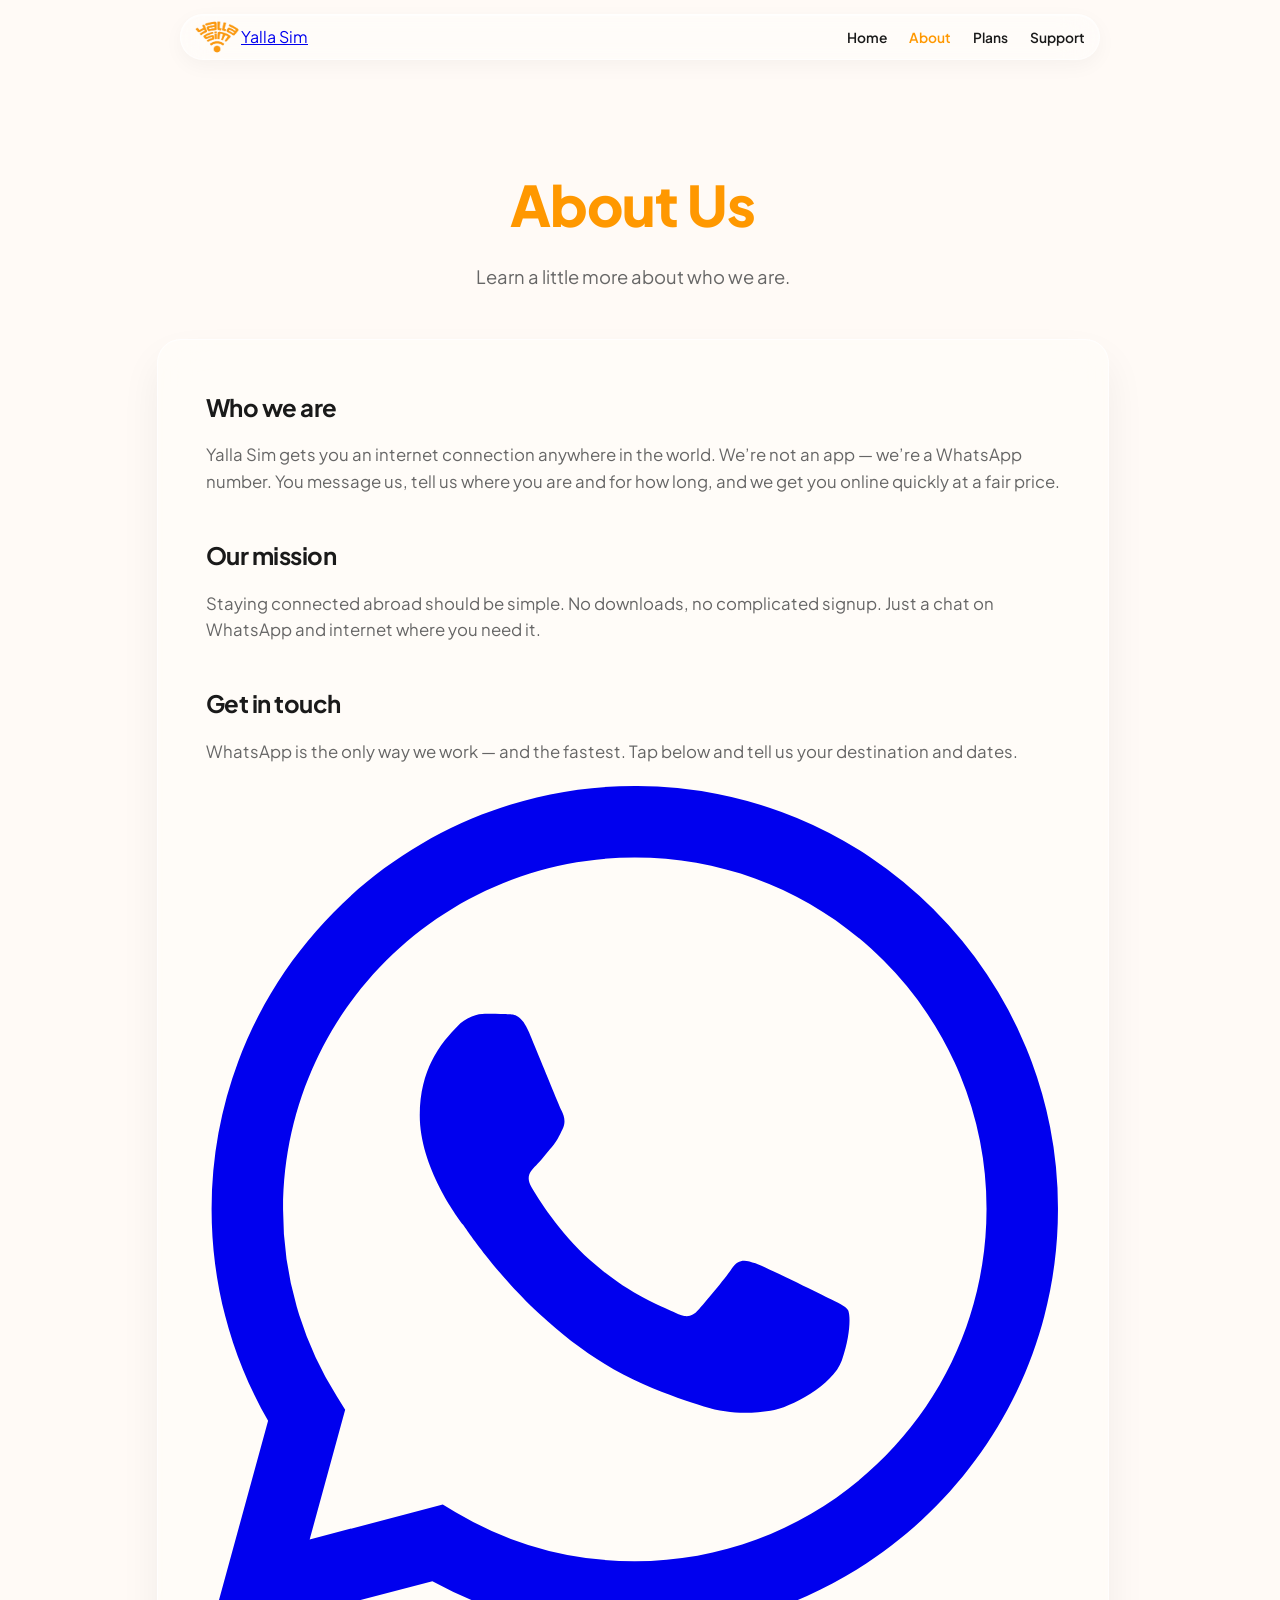
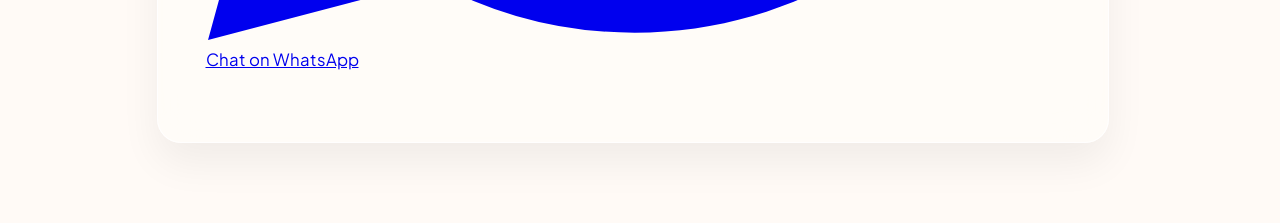
<file: about.html>
<!DOCTYPE html>
<html lang="en">
<head>
  <meta charset="UTF-8">
  <meta name="viewport" content="width=device-width, initial-scale=1.0">
  <title>About — Yalla Sim</title>
  <link rel="preconnect" href="https://fonts.googleapis.com">
  <link rel="preconnect" href="https://fonts.gstatic.com" crossorigin>
  <link href="https://fonts.googleapis.com/css2?family=Playfair+Display:wght@500;600;700&family=Plus+Jakarta+Sans:wght@400;500;600;700&display=swap" rel="stylesheet">
  <link rel="stylesheet" href="css/style.css?v=plans1">
</head>
<body>

  <div id="page" class="page visible">
    <div class="nav-wrapper">
      <nav class="nav">
        <a href="index.html" class="nav__brand">
          <img src="assets/logo-nav.png?v=2" alt="Yalla Sim" class="nav__logo">
          Yalla Sim
        </a>
        <ul class="nav__links">
          <li><a href="index.html">Home</a></li>
          <li><a href="about.html" class="active">About</a></li>
          <li><a href="pricing.html">Plans</a></li>
          <li><a href="support.html">Support</a></li>
        </ul>
      </nav>
    </div>

    <div class="container">
      <header class="page-header">
        <h1>About Us</h1>
        <p>Learn a little more about who we are.</p>
      </header>

      <div class="content">
        <h2>Who we are</h2>
        <p>Yalla Sim gets you an internet connection anywhere in the world. We’re not an app — we’re a WhatsApp number. You message us, tell us where you are and for how long, and we get you online quickly at a fair price.</p>

        <h2>Our mission</h2>
        <p>Staying connected abroad should be simple. No downloads, no complicated signup. Just a chat on WhatsApp and internet where you need it.</p>

        <h2>Get in touch</h2>
        <p>WhatsApp is the only way we work — and the fastest. Tap below and tell us your destination and dates.</p>
        <p style="margin-top: 20px;">
          <a data-whatsapp class="btn-whatsapp" href="https://wa.me/96550920045" target="_blank" rel="noopener noreferrer">
            <svg viewBox="0 0 24 24" fill="currentColor" xmlns="http://www.w3.org/2000/svg" aria-hidden="true">
              <path d="M17.472 14.382c-.297-.149-1.758-.867-2.03-.967-.273-.099-.471-.148-.67.15-.197.297-.767.966-.94 1.164-.173.199-.347.223-.644.075-.297-.15-1.255-.463-2.39-1.475-.883-.788-1.48-1.761-1.653-2.059-.173-.297-.018-.458.13-.606.134-.133.298-.347.446-.52.149-.174.198-.298.298-.497.099-.198.05-.371-.025-.52-.075-.149-.669-1.612-.916-2.207-.242-.579-.487-.5-.669-.51-.173-.008-.371-.01-.57-.01-.198 0-.52.074-.792.372-.272.297-1.04 1.016-1.04 2.479 0 1.462 1.065 2.875 1.213 3.074.149.198 2.096 3.2 5.077 4.487.709.306 1.262.489 1.694.625.712.227 1.36.195 1.871.118.571-.085 1.758-.719 2.006-1.413.248-.694.248-1.289.173-1.413-.074-.124-.272-.198-.57-.347m-5.421 7.403h-.004a9.87 9.87 0 01-5.031-1.378l-.361-.214-3.741.982.998-3.648-.235-.374a9.86 9.86 0 01-1.51-5.26c.001-5.45 4.436-9.884 9.888-9.884 2.64 0 5.122 1.03 6.988 2.898a9.825 9.825 0 012.893 6.994c-.003 5.45-4.435 9.884-9.881 9.884m8.413-18.297A11.815 11.815 0 0012.05 0C5.495 0 .16 5.335.157 11.892c0 2.096.547 4.142 1.588 5.945L.057 24l6.305-1.654a11.882 11.882 0 005.683 1.448h.005c6.554 0 11.89-5.335 11.893-11.893a11.821 11.821 0 00-3.48-8.413z"/>
            </svg>
            Chat on WhatsApp
          </a>
        </p>
      </div>
    </div>
  </div>

  <script src="js/config.js?v=wa2"></script>
  <script src="js/main.js?v=wa1"></script>
</body>
</html>
</file>
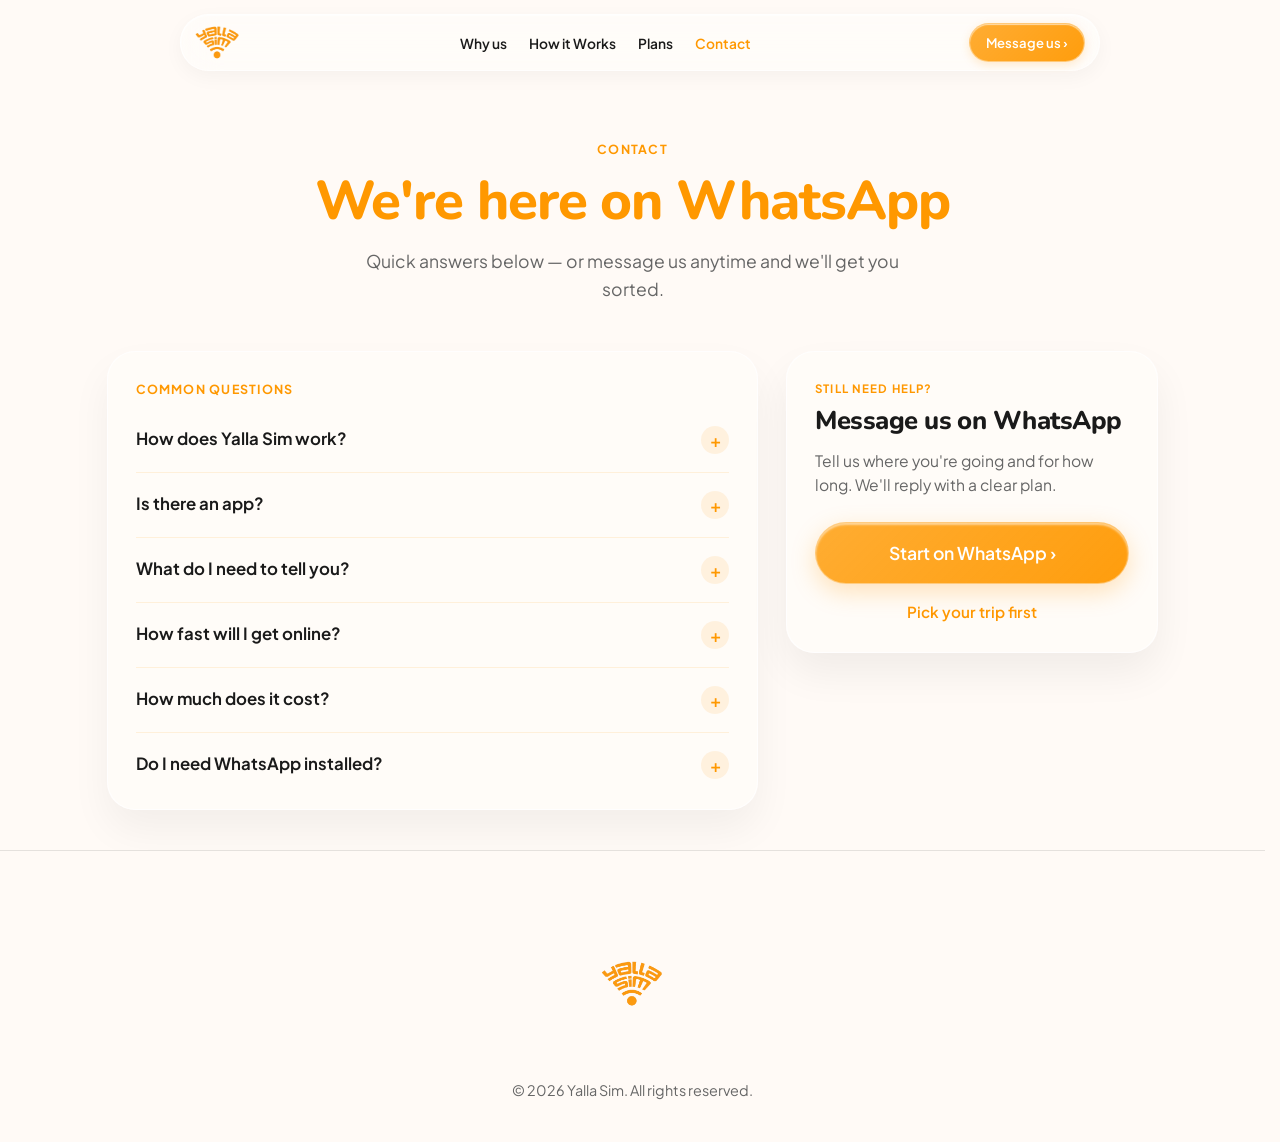
<file: support.html>
<!DOCTYPE html>
<html lang="en">
<head>
  <meta charset="UTF-8">
  <meta name="viewport" content="width=device-width, initial-scale=1.0">
  <title>Contact — Yalla Sim</title>
  <link rel="preconnect" href="https://fonts.googleapis.com">
  <link rel="preconnect" href="https://fonts.gstatic.com" crossorigin>
  <link href="https://fonts.googleapis.com/css2?family=Nunito:wght@700;800&family=Plus+Jakarta+Sans:wght@400;500;600;700;800&display=swap" rel="stylesheet">
  <link rel="stylesheet" href="css/style.css?v=plans1">
</head>
<body>

  <div id="page" class="page visible">
    <div class="nav-wrapper">
      <nav class="nav">
        <a href="index.html" class="nav__brand">
          <img src="assets/logo-nav.png?v=2" alt="Yalla Sim" class="nav__logo">
        </a>
        <ul class="nav__links">
          <li><a href="index.html#benefits">Why us</a></li>
          <li><a href="index.html#how-it-works"><span class="nav__full">How it Works</span><span class="nav__short">How</span></a></li>
          <li><a href="pricing.html">Plans</a></li>
          <li><a href="support.html" class="active">Contact</a></li>
        </ul>
        <a href="https://wa.me/96550920045" data-whatsapp class="nav__cta">Message us &rsaquo;</a>
      </nav>
    </div>

    <section class="support">
      <header class="support__header">
        <p class="support__eyebrow">Contact</p>
        <h1 class="support__title">We're here on WhatsApp</h1>
        <p class="support__subtitle">Quick answers below — or message us anytime and we'll get you sorted.</p>
      </header>

      <div class="support__layout">
        <div class="support__faqs">
          <h2 class="support__section-title">Common questions</h2>

          <details class="faq-item">
            <summary>How does Yalla Sim work?</summary>
            <p>Message us on WhatsApp. Tell us where you need internet and for how long. We'll get you connected quickly — no app to download.</p>
          </details>

          <details class="faq-item">
            <summary>Is there an app?</summary>
            <p>No. We're just a WhatsApp number. Everything happens in the chat.</p>
          </details>

          <details class="faq-item">
            <summary>What do I need to tell you?</summary>
            <p>Where you need internet and for how long. That's enough for us to get you sorted.</p>
          </details>

          <details class="faq-item">
            <summary>How fast will I get online?</summary>
            <p>We aim to get you online very quickly after you confirm your destination and duration in WhatsApp.</p>
          </details>

          <details class="faq-item">
            <summary>How much does it cost?</summary>
            <p>Plans depend on country, data (GB), and days — country, regional (Europe / Middle East), or global. Message us on WhatsApp and we’ll send the matching options with real prices.</p>
          </details>

          <details class="faq-item">
            <summary>Do I need WhatsApp installed?</summary>
            <p>Yes on mobile — the link opens WhatsApp. On desktop it can open WhatsApp Web if you're logged in.</p>
          </details>
        </div>

        <aside class="support__card">
          <p class="support__card-label">Still need help?</p>
          <h2 class="support__card-title">Message us on WhatsApp</h2>
          <p class="support__card-copy">Tell us where you're going and for how long. We'll reply with a clear plan.</p>
          <a data-whatsapp class="btn-primary support__card-cta" href="https://wa.me/96550920045" target="_blank" rel="noopener noreferrer">
            Start on WhatsApp &rsaquo;
          </a>
          <a href="pricing.html" class="support__card-link">Pick your trip first</a>
        </aside>
      </div>
    </section>

    <footer class="footer">
      <img src="assets/logo.png?v=9" alt="Yalla Sim Logo" class="footer__logo">
      <p>&copy; 2026 Yalla Sim. All rights reserved.</p>
    </footer>
  </div>

  <script src="js/config.js?v=wa2"></script>
  <script src="js/main.js?v=wa1"></script>
</body>
</html>
</file>
<file: css/style.css>
*,
*::before,
*::after {
  box-sizing: border-box;
  margin: 0;
  padding: 0;
}

:root {
  --orange: #FF9800;
  --orange-light: #FFB74D;
  --orange-bg: #FFF3E0;
  --bg: #FFFAF6; /* Creamy off-white */
  --text: #1a1a1a;
  --text-muted: #666;
  --white: #ffffff;
  
  --wa-bg: #EFEAE2;
  --wa-green: #25D366;
  --wa-teal: #128C7E;
  --wa-bubble-sent: #E7FFDB;
  --wa-bubble-recv: #FFFFFF;
  
  /* Liquid Glass Variables */
  --glass-bg: rgba(255, 255, 255, 0.4);
  --glass-border: rgba(255, 255, 255, 0.6);
  --glass-border-light: rgba(255, 255, 255, 0.9);
  --glass-shadow: 0 8px 32px 0 rgba(0, 0, 0, 0.04);
  --glass-inset: inset 0 1px 2px rgba(255, 255, 255, 0.9), inset 0 -1px 2px rgba(255, 255, 255, 0.2);
  
  --shadow-sm: 0 4px 6px -1px rgba(0, 0, 0, 0.05), 0 2px 4px -1px rgba(0, 0, 0, 0.03);
  --shadow-lg: 0 20px 40px rgba(0, 0, 0, 0.08);
  --radius-full: 9999px;
  --radius-xl: 24px;
}

html {
  scroll-behavior: smooth;
  width: 100%;
  max-width: 100%;
  overflow-x: hidden;
  /* Keep layout width equal for fixed nav + in-flow content (avoids slight left shift) */
  scrollbar-gutter: stable;
}

body {
  font-family: 'Plus Jakarta Sans', -apple-system, BlinkMacSystemFont, "Segoe UI", Roboto, Helvetica, Arial, sans-serif;
  background: var(--bg);
  color: var(--text);
  line-height: 1.6;
  min-height: 100vh;
  width: 100%;
  max-width: 100%;
  margin: 0 auto;
  overflow-x: hidden;
  overscroll-behavior-x: none;
  touch-action: pan-y;
  -webkit-font-smoothing: antialiased;
  -moz-osx-font-smoothing: grayscale;
}

/* ── Scroll reveals (one-shot — never reset on scroll-out; that kills momentum) ── */

[data-reveal] {
  --d: 0s;
  opacity: 0;
  transform: translate3d(0, 16px, 0);
}

[data-reveal].is-in {
  opacity: 1;
  transform: translate3d(0, 0, 0);
  transition:
    opacity 0.55s cubic-bezier(0.16, 1, 0.3, 1),
    transform 0.55s cubic-bezier(0.16, 1, 0.3, 1);
  transition-delay: var(--d);
}

@media (prefers-reduced-motion: reduce) {
  [data-reveal] {
    opacity: 1;
    transform: none;
    transition: none !important;
  }

  .how-bubble,
  .how-chat.is-in .how-bubble {
    opacity: 1;
    transform: none;
    animation: none !important;
  }

  .coverage-map__pin-pulse {
    animation: none;
    opacity: 0.35;
  }
}

/* ── Splash ── */

.splash {
  position: fixed;
  inset: 0;
  z-index: 999;
  display: flex;
  align-items: center;
  justify-content: center;
  background: var(--bg);
  transition: opacity 0.4s cubic-bezier(0.22, 1, 0.36, 1), visibility 0.4s;
}

.splash.hidden {
  opacity: 0;
  visibility: hidden;
  pointer-events: none;
}

.logo-build {
  position: relative;
  width: min(260px, 62vw);
  aspect-ratio: 1024 / 984;
}

.logo-build__mark {
  display: block;
  width: 100%;
  height: 100%;
  object-fit: contain;
  pointer-events: none;
  opacity: 0;
  transform: scale(0.96);
  /* Soft radial reveal from the Wi‑Fi origin — wide feather so it never looks stepped */
  -webkit-mask-image: radial-gradient(
    circle at 50% 66%,
    #000 0%,
    #000 28%,
    transparent 78%
  );
  mask-image: radial-gradient(
    circle at 50% 66%,
    #000 0%,
    #000 28%,
    transparent 78%
  );
  -webkit-mask-repeat: no-repeat;
  mask-repeat: no-repeat;
  -webkit-mask-position: 50% 66%;
  mask-position: 50% 66%;
  -webkit-mask-size: 0% 0%;
  mask-size: 0% 0%;
  will-change: mask-size, -webkit-mask-size, opacity, transform;
}

.logo-build.is-charging .logo-build__mark {
  /* Linear mask = constant charge speed, no mid-animation stall */
  animation:
    wifi-charge-mask 0.65s linear forwards,
    wifi-charge-soft 0.65s ease-out forwards;
}

.logo-build.is-charging.is-done .logo-build__mark {
  will-change: auto;
}

@keyframes wifi-charge-mask {
  from {
    -webkit-mask-size: 0% 0%;
    mask-size: 0% 0%;
  }
  to {
    -webkit-mask-size: 200% 200%;
    mask-size: 200% 200%;
  }
}

@keyframes wifi-charge-soft {
  from {
    opacity: 0;
    transform: scale(0.96);
  }
  to {
    opacity: 1;
    transform: scale(1);
  }
}

@media (prefers-reduced-motion: reduce) {
  .logo-build.is-charging .logo-build__mark {
    animation: none;
    opacity: 1;
    transform: none;
    -webkit-mask-size: 200% 200%;
    mask-size: 200% 200%;
  }
}

/* ── Layout ── */

.page {
  position: relative;
  opacity: 0;
  transition: opacity 0.45s cubic-bezier(0.22, 1, 0.36, 1);
  overflow-x: hidden;
  width: 100%;
  max-width: 100%;
  margin-inline: auto;
}

.page.visible {
  opacity: 1;
}

/* Content column — wash is clipped to this, so orange ends at the footer line */
.page-main {
  position: relative;
  z-index: 0;
}

/* Orange wash — fills .page-main to its bottom edge (footer starts after). */
.page-wash {
  position: absolute;
  top: 52vh; /* refined once by JS to the showcase */
  left: 0;
  right: 0;
  bottom: 0;
  width: auto;
  max-width: min(1400px, 100%);
  margin-inline: auto;
  z-index: 0;
  pointer-events: none;
  border-radius: 48px 48px 0 0;
  background: linear-gradient(
    180deg,
    var(--orange-light) 0%,
    var(--orange) 22%,
    var(--orange) 100%
  );
}

.container {
  max-width: 1000px;
  margin: 0 auto;
  padding: 0 24px;
}

/* ── Nav ── */

.nav-wrapper {
  position: fixed;
  top: 0;
  left: 0;
  right: 0;
  width: auto;
  max-width: 100%;
  padding: 14px 18px;
  z-index: 100;
  display: flex;
  justify-content: center;
  box-sizing: border-box;
}

.nav {
  display: flex;
  align-items: center;
  justify-content: space-between;
  gap: 16px;
  padding: 8px 14px 8px 12px;
  width: 100%;
  max-width: 920px;
  background: rgba(255, 255, 255, 0.42);
  backdrop-filter: blur(18px) saturate(150%);
  -webkit-backdrop-filter: blur(18px) saturate(150%);
  border: 1px solid rgba(255, 255, 255, 0.55);
  border-top: 1px solid rgba(255, 255, 255, 0.8);
  border-left: 1px solid rgba(255, 255, 255, 0.8);
  border-radius: var(--radius-full);
  box-shadow: 0 6px 20px rgba(0, 0, 0, 0.04), inset 0 1px 1px rgba(255, 255, 255, 0.7);
}

.nav__brand {
  display: flex;
  align-items: center;
  height: 28px;
  overflow: visible;
}

.nav__logo {
  /* Tight-cropped mark (logo-nav.png) — full brand orange, no fade */
  width: 48px;
  height: auto;
  display: block;
  margin-top: -8px;
  margin-bottom: -8px;
  opacity: 1;
}

.nav__links {
  display: flex;
  gap: 22px;
  list-style: none;
}

.nav__links a {
  text-decoration: none;
  color: var(--text);
  font-size: 0.86rem;
  font-weight: 600;
  transition: opacity 0.2s ease;
}

.nav__links a:hover {
  opacity: 0.7;
}

.nav__short {
  display: none;
}

.nav__cta {
  display: inline-block;
  background: linear-gradient(135deg, rgba(255, 152, 0, 0.8) 0%, rgba(255, 152, 0, 0.95) 100%);
  backdrop-filter: blur(10px) saturate(150%);
  -webkit-backdrop-filter: blur(10px) saturate(150%);
  color: var(--white);
  text-decoration: none;
  font-size: 0.82rem;
  font-weight: 600;
  padding: 8px 16px;
  border-radius: var(--radius-full);
  border: 1px solid rgba(255, 255, 255, 0.4);
  box-shadow: inset 0 1px 1px rgba(255, 255, 255, 0.6), 0 3px 10px rgba(255, 152, 0, 0.18);
  transition: transform 0.2s, box-shadow 0.2s, background 0.2s;
}

.nav__cta:hover {
  background: linear-gradient(135deg, rgba(255, 152, 0, 0.9) 0%, rgba(255, 152, 0, 1) 100%);
  transform: translateY(-2px);
  box-shadow: inset 0 1px 1px rgba(255, 255, 255, 0.7), 0 6px 16px rgba(255, 152, 0, 0.3);
}

/* ── Hero ── */

.hero {
  position: relative;
  z-index: 1;
  display: flex;
  flex-direction: column;
  align-items: center;
  text-align: center;
  padding: 160px 24px 80px; 
  max-width: 1000px;
  width: 100%;
  margin: 0 auto;
  min-height: 100vh;
  justify-content: center;
  box-sizing: border-box;
}

.hero > .btn-primary {
  position: relative;
  z-index: 3;
}

.hero__title {
  font-family: 'Nunito', 'Plus Jakarta Sans', sans-serif;
  font-size: clamp(3rem, 7vw, 5.5rem);
  font-weight: 800;
  letter-spacing: -0.02em;
  line-height: 1.25;
  margin-bottom: 24px;
  padding: 0.08em 0.06em 0.22em;
  color: #FF9800;
  -webkit-font-smoothing: auto;
  -moz-osx-font-smoothing: auto;
}

.hero__subtitle {
  color: var(--text-muted);
  font-size: clamp(1rem, 2.5vw, 1.15rem);
  font-weight: 400;
  max-width: 600px;
  width: 100%;
  margin: 0 auto 40px;
  line-height: 1.6;
}

.btn-primary {
  display: inline-flex;
  align-items: center;
  justify-content: center;
  background: linear-gradient(135deg, rgba(255, 152, 0, 0.8) 0%, rgba(255, 152, 0, 0.95) 100%);
  backdrop-filter: blur(12px) saturate(150%);
  -webkit-backdrop-filter: blur(12px) saturate(150%);
  color: var(--white);
  text-decoration: none;
  font-size: 1.1rem;
  font-weight: 600;
  padding: 16px 36px;
  border-radius: var(--radius-full);
  border: 1px solid rgba(255, 255, 255, 0.4);
  box-shadow: inset 0 2px 2px rgba(255, 255, 255, 0.5), 0 8px 24px rgba(255, 152, 0, 0.25);
  transition: transform 0.2s, box-shadow 0.2s;
}

.btn-primary:hover {
  transform: translateY(-2px);
  background: linear-gradient(135deg, rgba(255, 152, 0, 0.9) 0%, rgba(255, 152, 0, 1) 100%);
  box-shadow: inset 0 2px 2px rgba(255, 255, 255, 0.6), 0 12px 32px rgba(255, 152, 0, 0.35);
}

/* ── Showcase (WhatsApp Mockup) ── */

.hero__showcase {
  position: relative;
  margin-top: 80px;
  width: 100%;
  max-width: 800px;
  display: flex;
  justify-content: center;
}

.tablet-mockup,
.coverage-panel {
  position: relative;
  z-index: 1;
  width: 100%;
  max-width: 860px;
  border-radius: 32px;
  overflow: hidden;
  background: rgba(255, 252, 248, 0.92);
  backdrop-filter: blur(24px) saturate(150%);
  -webkit-backdrop-filter: blur(24px) saturate(150%);
  border: 1px solid rgba(255, 255, 255, 0.85);
  box-shadow: 0 24px 48px rgba(0, 0, 0, 0.12), inset 0 1px 0 rgba(255, 255, 255, 0.9);
  padding: clamp(20px, 3.5vw, 36px);
  display: flex;
  flex-direction: column;
  gap: clamp(14px, 2.2vw, 22px);
}

.coverage-panel__text {
  text-align: left;
  max-width: 36rem;
}

.coverage-panel__label {
  margin: 0 0 8px;
  font-size: 0.78rem;
  font-weight: 700;
  letter-spacing: 0.1em;
  text-transform: uppercase;
  color: var(--orange);
}

.coverage-panel__title {
  margin: 0;
  font-family: 'Nunito', 'Plus Jakarta Sans', sans-serif;
  font-size: clamp(1.8rem, 4.2vw, 2.75rem);
  font-weight: 800;
  letter-spacing: -0.03em;
  line-height: 1.15;
  color: var(--text);
  -webkit-font-smoothing: auto;
}

.coverage-panel__title span {
  color: var(--orange);
}

.coverage-panel__copy {
  margin: 10px 0 0;
  font-size: clamp(0.95rem, 1.7vw, 1.12rem);
  line-height: 1.5;
  color: var(--text-muted);
  font-weight: 500;
}

.coverage-panel__map-wrap {
  position: relative;
  width: 100%;
  aspect-ratio: 2.05 / 1;
  border-radius: 22px;
  background: #fff3e0;
  border: 1px solid rgba(255, 152, 0, 0.15);
  overflow: hidden;
}

.coverage-map {
  width: 100%;
  height: 100%;
  display: block;
}

.coverage-map__countries path {
  fill: #FF9800;
  fill-opacity: 0.78;
  stroke: rgba(255, 250, 246, 0.95);
  stroke-width: 0.55px;
}

.coverage-map__pin-pulse {
  transform-origin: center;
  transform-box: fill-box;
  animation: coverage-pulse 3.2s ease-out infinite;
}

.coverage-map__pin:nth-child(1) .coverage-map__pin-pulse { animation-delay: 0s; }
.coverage-map__pin:nth-child(2) .coverage-map__pin-pulse { animation-delay: 0.3s; }
.coverage-map__pin:nth-child(3) .coverage-map__pin-pulse { animation-delay: 0.6s; }
.coverage-map__pin:nth-child(4) .coverage-map__pin-pulse { animation-delay: 0.9s; }
.coverage-map__pin:nth-child(5) .coverage-map__pin-pulse { animation-delay: 1.2s; }
.coverage-map__pin:nth-child(6) .coverage-map__pin-pulse { animation-delay: 1.5s; }
.coverage-map__pin:nth-child(7) .coverage-map__pin-pulse { animation-delay: 1.8s; }

@keyframes coverage-pulse {
  0% { transform: scale(0.45); opacity: 0.85; }
  70% { transform: scale(1.85); opacity: 0; }
  100% { transform: scale(1.85); opacity: 0; }
}

.coverage-panel__regions {
  list-style: none;
  display: flex;
  flex-wrap: wrap;
  gap: 8px 18px;
  margin: 0;
  padding: 0;
}

.coverage-panel__regions li {
  font-size: 0.75rem;
  font-weight: 700;
  letter-spacing: 0.05em;
  text-transform: uppercase;
  color: var(--text-muted);
  position: relative;
  padding-left: 14px;
}

.coverage-panel__regions li::before {
  content: "";
  position: absolute;
  left: 0;
  top: 50%;
  width: 7px;
  height: 7px;
  border-radius: 50%;
  background: var(--orange);
  transform: translateY(-50%);
}

@media (max-width: 640px) {
  .coverage-panel {
    border-radius: 24px;
    padding: 18px;
  }

  .coverage-panel__map-wrap {
    aspect-ratio: 1.7 / 1;
    border-radius: 16px;
  }

  .coverage-panel__regions li {
    font-size: 0.68rem;
  }
}

.chat-input-send {
  width: 44px;
  height: 44px;
  background: var(--wa-teal);
  color: white;
  border-radius: 50%;
  display: flex;
  align-items: center;
  justify-content: center;
}


/* ── New Sections ── */

.section {
  padding: 120px 24px;
  max-width: 1200px;
  width: 100%;
  margin: 0 auto;
  text-align: center;
  position: relative;
  z-index: 1;
  box-sizing: border-box;
}

.section-title {
  font-family: 'Plus Jakarta Sans', sans-serif;
  font-size: clamp(2rem, 4vw, 3.5rem);
  font-weight: 800;
  letter-spacing: -0.03em;
  margin-bottom: 16px;
  color: var(--text);
}

.section-subtitle {
  color: var(--text-muted);
  font-size: 1.1rem;
  max-width: 600px;
  margin: 0 auto 60px;
  line-height: 1.6;
}

/* Glass Card */
.glass-card {
  background: var(--glass-bg);
  backdrop-filter: blur(24px) saturate(150%);
  -webkit-backdrop-filter: blur(24px) saturate(150%);
  border: 1px solid var(--glass-border);
  border-top: 1px solid var(--glass-border-light);
  border-left: 1px solid var(--glass-border-light);
  border-radius: 32px;
  padding: 40px;
  box-shadow: var(--glass-shadow), var(--glass-inset);
  transition: transform 0.3s ease, box-shadow 0.3s ease;
  text-align: left;
}

.glass-card:hover {
  transform: translateY(-5px);
  box-shadow: 0 32px 64px rgba(255, 152, 0, 0.1), var(--glass-inset);
}

.card-icon {
  font-size: 2.5rem;
  margin-bottom: 24px;
  background: linear-gradient(135deg, #FFB74D 0%, #FF9800 100%);
  -webkit-background-clip: text;
  -webkit-text-fill-color: transparent;
  display: inline-block;
}

.glass-card h3 {
  font-size: 1.5rem;
  font-weight: 700;
  margin-bottom: 16px;
  color: var(--text);
}

.glass-card p {
  color: var(--text-muted);
  font-size: 1rem;
  line-height: 1.6;
}


/* ── Flight Ticket Cards ── */
.features-grid {
  display: flex;
  flex-wrap: wrap;
  justify-content: center;
  align-items: stretch;
  gap: 32px;
  margin: 40px auto 0;
  width: 100%;
  max-width: 100%;
  box-sizing: border-box;
}

.flight-ticket {
  position: relative;
  flex: 0 1 340px;
  width: min(100%, 360px);
  max-width: 360px;
  box-sizing: border-box;
  background: #fdfdfd; /* Off-white paper look */
  border-radius: 12px;
  box-shadow: 0 20px 40px rgba(0,0,0,0.08);
  display: flex;
  flex-direction: column;
  overflow: hidden;
  color: #1a1a1a;
  transition: transform 0.3s ease, box-shadow 0.3s ease;
  
  --cutout-y: 110px;
  --cutout-r: 16px;
  -webkit-mask-image: radial-gradient(circle at 0 var(--cutout-y), transparent var(--cutout-r), black calc(var(--cutout-r) + 0.5px)),
                      radial-gradient(circle at 100% var(--cutout-y), transparent var(--cutout-r), black calc(var(--cutout-r) + 0.5px));
  -webkit-mask-composite: source-in;
  mask-image: radial-gradient(circle at 0 var(--cutout-y), transparent var(--cutout-r), black calc(var(--cutout-r) + 0.5px)),
              radial-gradient(circle at 100% var(--cutout-y), transparent var(--cutout-r), black calc(var(--cutout-r) + 0.5px));
  mask-composite: intersect;
  text-align: left;
}

.flight-ticket:hover {
  transform: translateY(-8px);
  box-shadow: 0 30px 60px rgba(255, 152, 0, 0.15);
}

/* Orange side bands */
.flight-ticket::before,
.flight-ticket::after {
  content: '';
  position: absolute;
  top: 0; bottom: 0;
  width: 16px;
  background: var(--orange);
  z-index: 0;
}
.flight-ticket::before { left: 0; }
.flight-ticket::after { right: 0; }

.ticket-content {
  position: relative;
  z-index: 1;
  padding: 0 16px; /* space for bands */
  display: flex;
  flex-direction: column;
  flex: 1;
}

/* Top Stub */
.ticket-stub {
  height: var(--cutout-y);
  padding: 20px 16px 16px;
  display: flex;
  flex-direction: column;
}

.ticket-barcode-top {
  text-align: center;
  font-family: monospace;
  font-size: 1.2rem; /* Reduced to fit better */
  letter-spacing: 2px;
  line-height: 1;
  font-weight: 800;
  margin-bottom: 12px;
  white-space: nowrap;
  overflow: hidden;
}

.ticket-stub-row {
  display: flex;
  justify-content: space-between;
  align-items: flex-start;
  font-family: monospace;
  font-size: 0.6rem; /* Slightly smaller */
  font-weight: 600;
  color: #1a1a1a;
}

.ticket-checklist {
  list-style: none;
  padding: 0;
  margin: 0;
  line-height: 1.4;
}

.ticket-checklist li:first-child {
  margin-bottom: 4px;
  font-weight: 800;
}

.ticket-quote {
  text-align: right;
  max-width: 90px; /* Tighter constraints */
  text-transform: uppercase;
  opacity: 0.8;
  font-weight: 800;
  line-height: 1.2;
  display: flex;
  flex-direction: column;
  align-items: flex-end;
  gap: 8px;
}

.ticket-divider {
  height: 0;
  border-top: 2px dashed rgba(0,0,0,0.2);
  margin: 0;
  position: relative;
}

/* Main Body */
.ticket-main {
  padding: 24px 16px 32px;
  display: flex;
  flex-direction: column;
  flex: 1;
}

.ticket-main-header {
  display: flex;
  justify-content: space-between;
  align-items: center;
  margin-bottom: 32px;
}

.ticket-city {
  background: #1a1a1a;
  color: white;
  font-size: 2.2rem;
  font-weight: 800;
  padding: 4px 12px;
  line-height: 1;
  letter-spacing: 1px;
}

.ticket-flight-info {
  text-align: right;
  font-family: monospace;
  font-size: 0.75rem;
  font-weight: 700;
  color: #1a1a1a;
}

.ticket-flight-info span {
  display: block;
  font-size: 1.5rem;
  margin-bottom: 4px;
}

.ticket-main-body {
  display: flex;
  gap: 32px;
  margin-bottom: 24px;
  flex: 1;
}

.ticket-vertical {
  writing-mode: vertical-rl;
  transform: rotate(180deg);
  font-size: 1.7rem; /* Reduced to ensure it doesn't crash into details */
  font-weight: 800;
  text-transform: uppercase;
  letter-spacing: 1px;
  color: #1a1a1a;
  text-align: left;
  margin: 0;
  line-height: 1;
}

.ticket-details {
  flex: 1;
  display: grid;
  grid-template-columns: 1fr 1fr;
  gap: 12px 8px; /* Slightly reduced vertical gap */
  align-content: center;
}

.ticket-detail-item span {
  display: block;
  font-family: monospace;
  font-size: 0.65rem;
  text-transform: uppercase;
  color: #666;
  margin-bottom: 2px;
}

.ticket-detail-item strong {
  display: block;
  font-family: monospace;
  font-size: 0.9rem;
  font-weight: 700;
  color: #000;
}

.ticket-desc {
  font-size: 0.75rem; /* Slightly smaller to give more breathing room */
  color: #444;
  line-height: 1.5;
  margin-bottom: 24px;
  font-family: monospace;
  text-transform: uppercase;
}

.ticket-barcode-bottom {
  text-align: center;
  font-family: monospace;
  font-size: 1.5rem; /* Reduced from 1.8rem to prevent overflow */
  letter-spacing: 2px; /* Reduced tracking */
  line-height: 1;
  font-weight: 800;
  opacity: 0.8;
  margin-top: auto;
  white-space: nowrap; /* Prevent wrapping */
  overflow: hidden; /* Hide excess if the container gets too small */
}

/* ── How it works ── */

.how {
  max-width: 1100px;
}

.how-stage {
  display: grid;
  grid-template-columns: minmax(0, 380px) minmax(0, 1fr);
  gap: 48px;
  align-items: center;
  text-align: left;
  margin-top: 8px;
  width: 100%;
  max-width: 100%;
}

.how-chat {
  background: #efeae2;
  border-radius: 28px;
  overflow: hidden;
  box-shadow: 0 24px 48px rgba(0, 0, 0, 0.08);
  border: 1px solid rgba(0, 0, 0, 0.04);
}

.how-chat__bar {
  display: flex;
  align-items: center;
  gap: 12px;
  padding: 14px 18px;
  background: rgba(255, 255, 255, 0.72);
  border-bottom: 1px solid rgba(0, 0, 0, 0.06);
}

.how-chat__avatar {
  width: 40px;
  height: 40px;
  border-radius: 50%;
  object-fit: contain;
  padding: 5px;
  background: #FFF6EC;
  border: 1px solid rgba(255, 152, 0, 0.2);
  flex-shrink: 0;
}

.how-chat__who {
  display: flex;
  flex-direction: column;
  line-height: 1.2;
}

.how-chat__who strong {
  font-size: 0.95rem;
  font-weight: 700;
  color: var(--text);
}

.how-chat__who span {
  font-size: 0.75rem;
  color: var(--text-muted);
}

.how-chat__thread {
  display: flex;
  flex-direction: column;
  gap: 10px;
  padding: 20px 16px 24px;
  min-height: 280px;
}

.how-bubble {
  max-width: 85%;
  padding: 12px 14px;
  border-radius: 16px;
  font-size: 0.92rem;
  line-height: 1.45;
  color: var(--text);
  opacity: 0;
  transform: translate3d(0, 12px, 0) scale(0.98);
}

.how-chat.is-in .how-bubble {
  animation: how-bubble-in 0.65s cubic-bezier(0.16, 1, 0.3, 1) both;
}

.how-bubble--out {
  align-self: flex-end;
  background: #dcf8c6;
  border-bottom-right-radius: 4px;
}

.how-bubble--in {
  align-self: flex-start;
  background: #fff;
  border-bottom-left-radius: 4px;
  box-shadow: 0 1px 2px rgba(0, 0, 0, 0.04);
}

.how-bubble--final {
  display: flex;
  flex-direction: column;
  gap: 4px;
  background: #fff;
  border: 1px solid rgba(255, 152, 0, 0.35);
  box-shadow: 0 8px 20px rgba(255, 152, 0, 0.12);
}

.how-bubble--final strong {
  margin-bottom: 2px;
  font-size: 0.9rem;
}

.how-plan-line {
  font-size: 0.86rem;
  line-height: 1.35;
  color: #333;
}

.how-plan-cta {
  margin-top: 6px;
  font-size: 0.82rem;
  font-weight: 600;
  color: #e65100;
}

.how-chat.is-in .how-bubble:nth-child(1) { animation-delay: 0.12s; }
.how-chat.is-in .how-bubble:nth-child(2) { animation-delay: 0.28s; }
.how-chat.is-in .how-bubble:nth-child(3) { animation-delay: 0.44s; }
.how-chat.is-in .how-bubble:nth-child(4) { animation-delay: 0.6s; }

@keyframes how-bubble-in {
  from {
    opacity: 0;
    transform: translate3d(0, 12px, 0) scale(0.98);
  }
  to {
    opacity: 1;
    transform: translate3d(0, 0, 0) scale(1);
  }
}

.how-steps {
  list-style: none;
  display: flex;
  flex-direction: column;
  gap: 0;
  margin: 0;
  padding: 8px 28px;
  background: rgba(255, 255, 255, 0.55);
  backdrop-filter: blur(16px);
  -webkit-backdrop-filter: blur(16px);
  border-radius: 28px;
  border: 1px solid rgba(255, 255, 255, 0.7);
  box-shadow: 0 12px 32px rgba(0, 0, 0, 0.06);
}

.how-step {
  display: grid;
  grid-template-columns: 56px 1fr;
  gap: 16px;
  padding: 22px 0;
  border-bottom: 1px solid rgba(0, 0, 0, 0.08);
  transition: transform 0.25s ease;
}

.how-step:last-child {
  border-bottom: none;
}

.how-step:hover {
  transform: translateX(4px);
}

.how-step__index {
  font-family: 'Plus Jakarta Sans', sans-serif;
  font-size: 1.35rem;
  font-weight: 800;
  letter-spacing: -0.03em;
  color: #e65100;
  line-height: 1.2;
}

.how-step__body h3 {
  font-size: 1.2rem;
  font-weight: 700;
  margin-bottom: 6px;
  color: #1a1a1a;
  letter-spacing: -0.02em;
}

.how-step__body p {
  color: #4a4a4a;
  font-size: 0.98rem;
  line-height: 1.55;
  margin: 0;
  max-width: 42ch;
}

.how__cta {
  margin-top: 40px;
  background: #ffffff;
  color: var(--orange);
  border: 1px solid rgba(255, 152, 0, 0.35);
  box-shadow: 0 8px 24px rgba(0, 0, 0, 0.06);
}

.how__cta:hover {
  background: #ffffff;
  color: #e68900;
  border-color: rgba(255, 152, 0, 0.55);
  box-shadow: 0 12px 28px rgba(255, 152, 0, 0.15);
}

@media (max-width: 860px) {
  .how-stage {
    grid-template-columns: minmax(0, 1fr);
    gap: 32px;
    justify-items: center;
  }

  .how-chat,
  .how-steps {
    max-width: 420px;
    width: 100%;
    margin: 0 auto;
  }

  .how-steps {
    padding-inline: 22px;
  }
}

/* ── Partners (legacy) ── */
.partners {
  padding: 60px 24px;
  text-align: center;
  border-bottom: 1px solid rgba(0,0,0,0.05);
}

.partners span {
  display: block;
  font-size: 0.9rem;
  color: var(--text-muted);
  margin-bottom: 24px;
  text-transform: uppercase;
  letter-spacing: 0.05em;
  font-weight: 600;
}

.partners-logos {
  display: flex;
  justify-content: center;
  align-items: center;
  gap: 60px;
  flex-wrap: wrap;
}

.partners-logos img {
  height: 30px;
  opacity: 0.6;
  filter: grayscale(100%);
  transition: opacity 0.3s, filter 0.3s;
}

.partners-logos img:hover {
  opacity: 1;
  filter: grayscale(0%);
}

.partners-logos strong {
  font-size: 1.5rem;
  color: #888;
  font-weight: 700;
  transition: color 0.3s;
  cursor: default;
}

.partners-logos strong:hover {
  color: var(--orange);
}

/* ── Footer ── */
.footer {
  position: relative;
  z-index: 1;
  padding: 72px 24px 40px;
  text-align: center;
  border-top: 1px solid rgba(0, 0, 0, 0.1);
  margin-top: 0;
  width: 100%;
  box-sizing: border-box;
  background: var(--bg);
}

.footer__logo {
  display: block;
  height: 128px;
  width: auto;
  margin: 0 auto 28px;
}

.footer p {
  color: var(--text-muted);
  font-size: 0.9rem;
}

/* ── Inner pages ── */

.page-header {
  padding: 160px 24px 48px;
  text-align: center;
}

.page-header h1 {
  font-family: 'Nunito', 'Plus Jakarta Sans', sans-serif;
  font-size: clamp(2.4rem, 5vw, 3.5rem);
  font-weight: 800;
  letter-spacing: -0.02em;
  margin-bottom: 12px;
  color: var(--orange);
  -webkit-font-smoothing: auto;
}

.page-header p {
  color: var(--text-muted);
  font-size: 1.15rem;
}

.content {
  background: rgba(255, 252, 248, 0.92);
  backdrop-filter: blur(24px) saturate(150%);
  -webkit-backdrop-filter: blur(24px) saturate(150%);
  border-radius: var(--radius-xl);
  border: 1px solid rgba(255, 255, 255, 0.85);
  box-shadow: 0 20px 40px rgba(0, 0, 0, 0.06);
  padding: 48px;
  margin-bottom: 80px;
}

.content h2 {
  font-size: 1.5rem;
  font-weight: 700;
  letter-spacing: -0.02em;
  margin: 40px 0 16px;
  color: var(--text);
}

.content h2:first-child {
  margin-top: 0;
}

.content p {
  color: var(--text-muted);
  margin-bottom: 20px;
  font-size: 1.05rem;
}

.content ul {
  color: var(--text-muted);
  padding-left: 24px;
  margin-bottom: 24px;
  font-size: 1.05rem;
}

.content li {
  margin-bottom: 8px;
}

/* ── Support page ── */

.support {
  max-width: 1100px;
  margin: 0 auto;
  padding: 140px 24px 40px;
}

.support__header {
  text-align: center;
  max-width: 640px;
  margin: 0 auto 48px;
}

.support__eyebrow {
  margin: 0 0 10px;
  font-size: 0.78rem;
  font-weight: 700;
  letter-spacing: 0.1em;
  text-transform: uppercase;
  color: var(--orange);
}

.support__title {
  margin: 0;
  font-family: 'Nunito', 'Plus Jakarta Sans', sans-serif;
  font-size: clamp(2.2rem, 5vw, 3.4rem);
  font-weight: 800;
  letter-spacing: -0.02em;
  line-height: 1.15;
  color: var(--orange);
  -webkit-font-smoothing: auto;
}

.support__subtitle {
  margin: 14px auto 0;
  color: var(--text-muted);
  font-size: 1.1rem;
  line-height: 1.6;
  max-width: 34rem;
}

.support__layout {
  display: grid;
  grid-template-columns: minmax(0, 1.4fr) minmax(260px, 0.8fr);
  gap: 28px;
  align-items: start;
}

.support__faqs {
  background: rgba(255, 252, 248, 0.92);
  border: 1px solid rgba(255, 255, 255, 0.85);
  border-radius: 28px;
  box-shadow: 0 20px 40px rgba(0, 0, 0, 0.05);
  padding: 28px 28px 12px;
}

.support__section-title {
  margin: 0 0 8px;
  font-size: 0.78rem;
  font-weight: 700;
  letter-spacing: 0.1em;
  text-transform: uppercase;
  color: var(--orange);
}

.faq-item {
  border-bottom: 1px solid rgba(255, 152, 0, 0.12);
  padding: 18px 0;
}

.faq-item:last-of-type {
  border-bottom: none;
}

.faq-item summary {
  font-weight: 650;
  font-size: 1.05rem;
  cursor: pointer;
  list-style: none;
  display: flex;
  justify-content: space-between;
  align-items: center;
  gap: 16px;
  color: var(--text);
  transition: color 0.2s ease;
}

.faq-item summary:hover {
  color: var(--orange);
}

.faq-item summary::-webkit-details-marker {
  display: none;
}

.faq-item summary::after {
  content: "+";
  flex-shrink: 0;
  width: 28px;
  height: 28px;
  border-radius: 50%;
  display: inline-flex;
  align-items: center;
  justify-content: center;
  font-size: 1.1rem;
  font-weight: 600;
  color: var(--orange);
  background: rgba(255, 152, 0, 0.1);
  transition: transform 0.2s ease, background 0.2s ease;
}

.faq-item[open] summary::after {
  content: "–";
  background: rgba(255, 152, 0, 0.18);
}

.faq-item p {
  margin-top: 12px;
  margin-bottom: 4px;
  color: var(--text-muted);
  line-height: 1.6;
  font-size: 0.98rem;
}

.support__card {
  position: sticky;
  top: 110px;
  background: rgba(255, 252, 248, 0.95);
  border: 1px solid rgba(255, 255, 255, 0.9);
  border-radius: 28px;
  box-shadow: 0 20px 40px rgba(0, 0, 0, 0.06);
  padding: 28px;
  text-align: left;
}

.support__card-label {
  margin: 0 0 8px;
  font-size: 0.72rem;
  font-weight: 700;
  letter-spacing: 0.1em;
  text-transform: uppercase;
  color: var(--orange);
}

.support__card-title {
  margin: 0;
  font-family: 'Nunito', 'Plus Jakarta Sans', sans-serif;
  font-size: 1.6rem;
  font-weight: 800;
  letter-spacing: -0.02em;
  line-height: 1.2;
  color: var(--text);
}

.support__card-copy {
  margin: 12px 0 24px;
  color: var(--text-muted);
  line-height: 1.55;
  font-size: 0.98rem;
}

.support__card-cta {
  width: 100%;
}

.support__card-link {
  display: block;
  margin-top: 16px;
  text-align: center;
  color: var(--orange);
  font-weight: 600;
  font-size: 0.95rem;
  text-decoration: none;
}

.support__card-link:hover {
  text-decoration: underline;
}

.support-cta {
  text-align: center;
  margin-top: 48px;
  padding-top: 48px;
  border-top: 1px solid rgba(255, 152, 0, 0.12);
}

.support-cta p {
  margin-bottom: 24px;
}

@media (max-width: 900px) {
  .support__layout {
    grid-template-columns: 1fr;
  }

  .support__card {
    position: static;
  }
}

/* ── Pricing page ── */

.page-wash--pricing {
  top: min(480px, 52vh);
  max-width: none;
  left: 0;
  right: 0;
  margin-inline: 0;
  border-radius: 40px 40px 0 0;
}

.pricing {
  position: relative;
  z-index: 1;
  max-width: 1100px;
  width: 100%;
  margin: 0 auto;
  padding: 132px 24px 88px;
  box-sizing: border-box;
}

.pricing__header {
  text-align: center;
  max-width: 560px;
  margin: 0 auto 36px;
}

.pricing__eyebrow {
  margin: 0 0 8px;
  font-size: 0.78rem;
  font-weight: 700;
  letter-spacing: 0.1em;
  text-transform: uppercase;
  color: var(--orange);
}

.pricing__title {
  margin: 0;
  font-family: 'Nunito', 'Plus Jakarta Sans', sans-serif;
  font-size: clamp(2.1rem, 4.5vw, 3.2rem);
  font-weight: 800;
  letter-spacing: -0.02em;
  line-height: 1.15;
  color: var(--orange);
  -webkit-font-smoothing: auto;
  -moz-osx-font-smoothing: auto;
}

.pricing__subtitle {
  margin: 12px auto 0;
  color: var(--text-muted);
  font-size: 1.05rem;
  line-height: 1.55;
  max-width: 32rem;
}

/* One shell — map + estimate sit in place together */
.pricing__stage {
  display: grid;
  grid-template-columns: minmax(0, 1.35fr) minmax(280px, 340px);
  align-items: stretch;
  width: 100%;
  background: rgba(255, 252, 248, 0.96);
  border: 1px solid rgba(255, 255, 255, 0.9);
  border-radius: 28px;
  box-shadow: 0 22px 48px rgba(0, 0, 0, 0.08), inset 0 1px 0 rgba(255, 255, 255, 0.95);
  overflow: hidden;
}

.pricing__map {
  min-width: 0;
  padding: 22px 22px 24px;
  border-right: 1px solid rgba(255, 152, 0, 0.12);
  display: flex;
  flex-direction: column;
}

.pricing__map-head {
  display: flex;
  align-items: baseline;
  justify-content: space-between;
  gap: 12px;
  margin-bottom: 12px;
}

.pricing__map-label {
  margin: 0;
  font-size: 0.72rem;
  font-weight: 700;
  letter-spacing: 0.1em;
  text-transform: uppercase;
  color: var(--orange);
}

.pricing__map-hint {
  margin: 0;
  font-size: 0.95rem;
  font-weight: 700;
  color: var(--text);
  text-align: right;
}

.pricing__map-stage {
  position: relative;
  flex: 1;
  width: 100%;
  min-height: 280px;
  aspect-ratio: 2 / 1;
  border-radius: 18px;
  background: #fff3e0;
  border: 1px solid rgba(255, 152, 0, 0.12);
  overflow: hidden;
}

.world-map {
  width: 100%;
  height: 100%;
  display: block;
}

.country-path {
  fill: #ffb74d;
  fill-opacity: 0.72;
  stroke: #fffaf6;
  stroke-width: 0.55;
  cursor: pointer;
  transition: fill 0.18s ease, fill-opacity 0.18s ease;
}

.country-path:hover {
  fill: #ff9800;
  fill-opacity: 1;
}

.country-path.is-selected {
  fill: #e65100;
  fill-opacity: 1;
  stroke: #ffffff;
  stroke-width: 1.1;
}

.map-fallback {
  padding: 48px 24px;
  text-align: center;
  color: var(--text-muted);
}

.pricing__panel {
  display: flex;
  flex-direction: column;
  gap: 14px;
  padding: 24px 22px 22px;
  background: transparent;
  text-align: left;
}

.pricing__panel-title {
  margin: 0 0 2px;
  font-family: 'Nunito', 'Plus Jakarta Sans', sans-serif;
  font-size: 1.35rem;
  font-weight: 800;
  letter-spacing: -0.02em;
  color: var(--text);
  -webkit-font-smoothing: auto;
}

.pricing__panel-copy {
  margin: -4px 0 2px;
  font-size: 0.88rem;
  line-height: 1.45;
  color: var(--text-muted);
}

.pricing-field {
  display: flex;
  flex-direction: column;
  gap: 6px;
}

.pricing-field__label {
  font-size: 0.7rem;
  font-weight: 700;
  text-transform: uppercase;
  letter-spacing: 0.08em;
  color: var(--text-muted);
}

.pricing-input {
  width: 100%;
  padding: 11px 14px;
  border-radius: 14px;
  border: 1px solid rgba(0, 0, 0, 0.08);
  background: #ffffff;
  font-family: inherit;
  font-size: 0.98rem;
  color: var(--text);
  outline: none;
  transition: border-color 0.2s, box-shadow 0.2s;
}

.pricing-input::placeholder {
  color: #a3988e;
}

.pricing-input:focus {
  border-color: var(--orange);
  box-shadow: 0 0 0 3px rgba(255, 152, 0, 0.16);
}

.pricing-select {
  cursor: pointer;
  appearance: none;
  background-image: url("data:image/svg+xml,%3Csvg xmlns='http://www.w3.org/2000/svg' width='12' height='8' viewBox='0 0 12 8'%3E%3Cpath fill='%23FF9800' d='M1 1l5 5 5-5'/%3E%3C/svg%3E");
  background-repeat: no-repeat;
  background-position: right 14px center;
  background-color: #ffffff;
  padding-right: 38px;
}

#days-text {
  -moz-appearance: textfield;
}

#days-text::-webkit-outer-spin-button,
#days-text::-webkit-inner-spin-button {
  -webkit-appearance: none;
  margin: 0;
}

.pricing-range {
  margin-top: 2px;
  width: 100%;
  accent-color: var(--orange);
  cursor: pointer;
  height: 1.25rem;
}

.pricing-range-hints {
  display: flex;
  justify-content: space-between;
  font-size: 0.72rem;
  color: var(--text-muted);
}

.pricing-summary {
  margin-top: 4px;
  padding: 16px 14px;
  border-radius: 16px;
  text-align: left;
  background: rgba(255, 152, 0, 0.1);
  border: 1px solid rgba(255, 152, 0, 0.16);
}

.pricing-summary__label {
  margin: 0 0 6px;
  font-size: 0.7rem;
  font-weight: 700;
  letter-spacing: 0.08em;
  text-transform: uppercase;
  color: var(--orange);
}

.pricing-summary__trip {
  margin: 0;
  font-family: 'Nunito', 'Plus Jakarta Sans', sans-serif;
  font-size: 1.2rem;
  font-weight: 800;
  letter-spacing: -0.02em;
  color: var(--text);
  line-height: 1.25;
  -webkit-font-smoothing: auto;
}

.pricing-summary__region {
  margin: 6px 0 0;
  font-size: 0.85rem;
  line-height: 1.4;
  color: var(--text-muted);
}

.pricing-summary__region:empty {
  display: none;
}

.pricing-quote__note {
  margin: 0;
  font-size: 0.72rem;
  color: var(--text-muted);
  line-height: 1.4;
  text-align: center;
}

.pricing-cta {
  width: 100%;
  text-align: center;
  margin-top: auto;
  padding: 14px 24px;
  font-size: 1rem;
}

.pricing-cta.is-disabled {
  opacity: 0.45;
  pointer-events: none;
  transform: none;
}

.nav__links a.active {
  color: var(--orange);
}

@media (max-width: 960px) {
  .pricing__stage {
    grid-template-columns: 1fr;
  }

  .pricing__map {
    order: 2;
    border-right: none;
    border-top: 1px solid rgba(255, 152, 0, 0.12);
    padding-top: 20px;
  }

  .pricing__panel {
    order: 1;
    padding-bottom: 20px;
  }

  .pricing__map-stage {
    min-height: 220px;
    aspect-ratio: 1.75 / 1;
  }
}

@media (max-width: 768px) {
  .nav-wrapper {
    padding: 8px 10px;
  }

  .nav {
    flex-wrap: wrap;
    align-items: center;
    gap: 4px 8px;
    padding: 6px 8px;
    border-radius: 20px;
  }

  .nav__brand {
    height: 22px;
  }

  .nav__logo {
    width: 42px;
    margin-top: -8px;
    margin-bottom: -8px;
    opacity: 1;
  }

  .footer__logo {
    height: 112px;
  }

  .nav__cta {
    padding: 6px 11px;
    font-size: 0.72rem;
  }

  .nav__links {
    display: flex;
    order: 3;
    width: 100%;
    justify-content: space-between;
    gap: 2px;
    margin: 0;
    padding: 4px 2px 0;
    border-top: 1px solid rgba(0, 0, 0, 0.05);
  }

  .nav__links a {
    font-size: 0.68rem;
    font-weight: 600;
    letter-spacing: -0.01em;
    white-space: nowrap;
  }

  .nav__full {
    display: none;
  }

  .nav__short {
    display: inline;
  }

  .hero {
    padding-top: 108px;
  }

  .content {
    padding: 32px 24px;
  }

  .page-wash {
    left: 0;
    right: 0;
    bottom: 0;
    width: auto;
    max-width: none;
    margin-inline: 0;
    border-radius: 28px 28px 0 0;
  }

  /* Lighter blur on mobile — heavy backdrop-filter stalls scroll */
  .nav,
  .coverage-panel,
  .how-steps,
  .tablet-mockup {
    backdrop-filter: blur(10px) saturate(140%);
    -webkit-backdrop-filter: blur(10px) saturate(140%);
  }

  .section {
    padding: 88px 20px;
  }

  .features-grid {
    gap: 24px;
  }

  .flight-ticket {
    flex: 0 1 100%;
    width: min(100%, 400px);
    max-width: 400px;
  }

  .how-step:hover {
    transform: none;
  }

  .pricing {
    padding: 110px 20px 72px;
  }

  .pricing__panel {
    padding: 24px 20px;
  }
}
</file>
